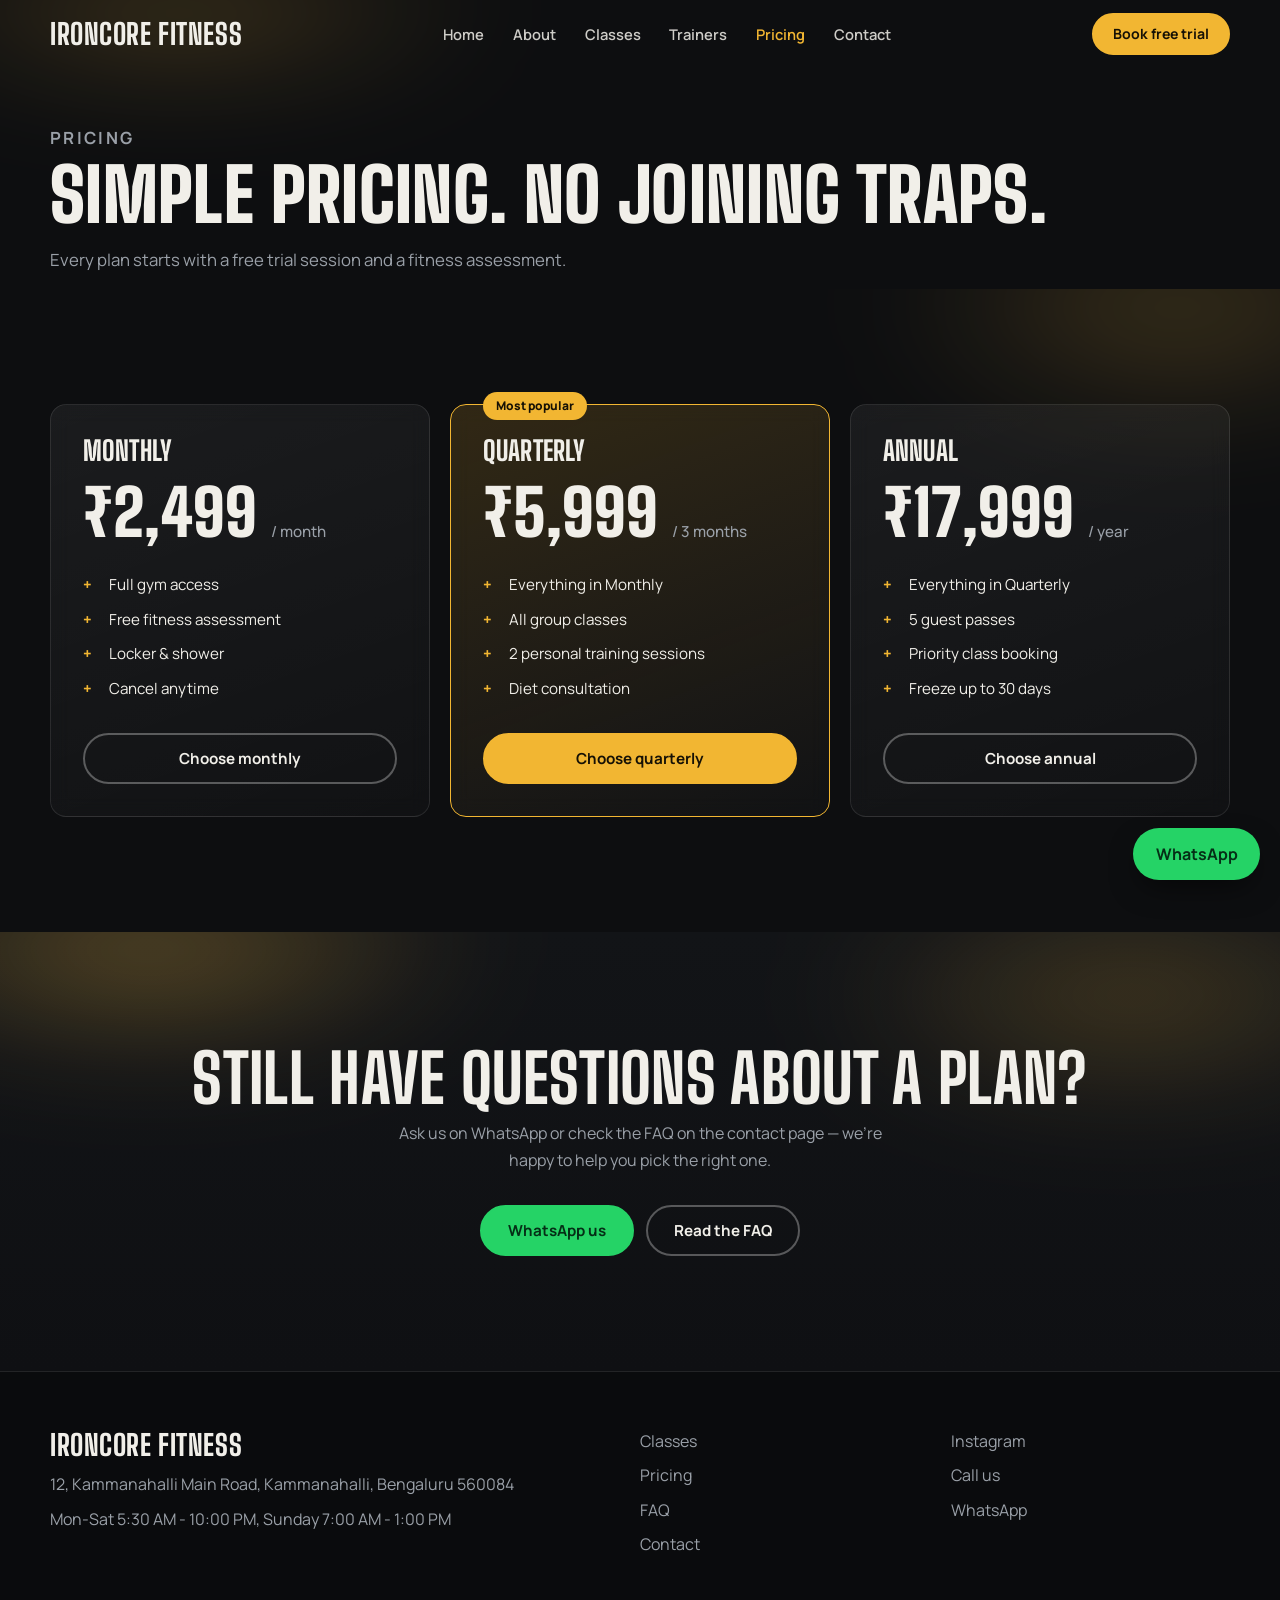
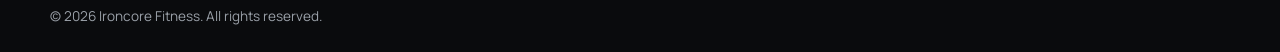
<file: pricing.html>
<!DOCTYPE html>
<html lang="en">
<head>
<meta charset="utf-8">
<meta name="viewport" content="width=device-width, initial-scale=1">
<title>Membership Pricing | Ironcore Fitness Kammanahalli, Bengaluru</title>
<meta name="description" content="Simple monthly, quarterly and annual membership pricing at Ironcore Fitness, Kammanahalli, Bengaluru. Every plan starts with a free trial session.">
<meta name="theme-color" content="#0d0e10">
<meta name="view-transition" content="same-origin">
<link rel="canonical" href="https://www.ironcorefitness.example/pricing.html">
<meta property="og:type" content="website">
<meta property="og:site_name" content="Ironcore Fitness">
<meta property="og:title" content="Membership Pricing | Ironcore Fitness">
<meta property="og:description" content="Simple pricing, no joining traps. Every plan starts with a free trial session and a fitness assessment.">
<meta property="og:url" content="https://www.ironcorefitness.example/pricing.html">
<meta property="og:image" content="https://www.ironcorefitness.example/assets/images/og.jpg">
<meta name="twitter:card" content="summary_large_image">
<link rel="preconnect" href="https://fonts.googleapis.com">
<link rel="preconnect" href="https://fonts.gstatic.com" crossorigin>
<link href="https://fonts.googleapis.com/css2?family=Big+Shoulders+Display:wght@800;900&family=Manrope:wght@400..700&display=swap" rel="stylesheet">
<link rel="stylesheet" href="style.css">
</head>
<body>
<a class="skip" href="#main">Skip to content</a>
<header class="nav" id="nav">
  <div class="wrap nav__in">
    <a href="index.html" class="logo" data-bind="name" aria-label="Home">Your Gym Name</a>
    <nav id="menu" class="menu" aria-label="Primary">
      <a href="index.html">Home</a><a href="about.html">About</a><a href="classes.html">Classes</a>
      <a href="trainers.html">Trainers</a><a href="pricing.html" class="active">Pricing</a><a href="contact.html">Contact</a>
      <a class="btn btn--sm menu__join" href="contact.html#contact-form">Book free trial</a>
    </nav>
    <a class="btn btn--sm nav__join" href="contact.html#contact-form">Book free trial</a>
    <button class="burger" id="burger" aria-expanded="false" aria-controls="menu" aria-label="Toggle menu"><span></span><span></span></button>
  </div>
</header>

<main id="main">
<section class="pagehead">
  <div class="wrap">
    <p class="pagehead__kicker">Pricing</p>
    <h1>Simple pricing. No joining traps.</h1>
    <p>Every plan starts with a free trial session and a fitness assessment.</p>
  </div>
</section>

<section class="sec">
  <div class="wrap">
    <div class="grid g3 plans" id="plansGrid"></div>
  </div>
</section>

<section class="sec sec--alt cta" id="join">
  <div class="wrap">
    <h2>Still have questions about a plan?</h2>
    <p>Ask us on WhatsApp or check the FAQ on the contact page — we're happy to help you pick the right one.</p>
    <div class="row"><a class="btn btn--wa" data-wa href="#" target="_blank" rel="noopener">WhatsApp us</a><a class="btn btn--ghost" href="contact.html#faq">Read the FAQ</a></div>
  </div>
</section>
</main>

<footer class="foot">
  <div class="wrap foot__in">
    <div><a href="index.html" class="logo" data-bind="name">Your Gym Name</a><p data-bind="address"></p><p data-bind="hours"></p></div>
    <nav aria-label="Footer"><a href="classes.html">Classes</a><a href="pricing.html">Pricing</a><a href="contact.html#faq">FAQ</a><a href="contact.html">Contact</a></nav>
    <div><a data-ig href="#" target="_blank" rel="noopener">Instagram</a><a data-tel href="#">Call us</a><a data-wa href="#" target="_blank" rel="noopener">WhatsApp</a></div>
  </div>
  <p class="wrap copy">&copy; <span id="year"></span> <span data-bind="name"></span>. All rights reserved.</p>
</footer>

<a class="wa" data-wa href="#" target="_blank" rel="noopener" aria-label="Chat with us on WhatsApp">WhatsApp</a>
<div class="dock" aria-label="Quick contact"><a data-tel href="#">Call now</a><a data-wa href="#" target="_blank" rel="noopener">WhatsApp</a><a class="on" href="contact.html#contact-form">Free trial</a></div>
<script src="config.js"></script>
<script src="app.js" defer></script>
</body>
</html>
</file>
<file: style.css>
/* Colors are overridden from CONFIG.colors in script.js. Edit them there. */
:root{--bg:#0d0e10;--surface:#16181c;--text:#f1efe9;--muted:#9aa0a8;--accent:#f2b632;--accent-ink:#161105;
--line:rgba(255,255,255,.1);--r:16px;--fd:'Big Shoulders Display',Impact,'Arial Narrow',sans-serif;--fb:'Manrope',system-ui,-apple-system,'Segoe UI',sans-serif;--nav:68px}
*,*::before,*::after{box-sizing:border-box;margin:0}
html{scroll-behavior:smooth;scroll-padding-top:var(--nav);-webkit-text-size-adjust:100%}
body{background:var(--bg);color:var(--text);font:400 1rem/1.65 var(--fb);padding-bottom:64px;overflow-x:hidden}
img,iframe{display:block;max-width:100%}
a{color:inherit}
:focus-visible{outline:2px solid var(--accent);outline-offset:3px;border-radius:4px}
.skip{position:absolute;left:-999px;top:8px;background:var(--accent);color:var(--accent-ink);padding:.6rem 1rem;z-index:99;border-radius:8px}
.skip:focus{left:8px}
.wrap{width:min(100% - 2.5rem,1180px);margin-inline:auto}
h1,h2,h3{font-family:var(--fd);font-weight:800;line-height:.95;text-transform:uppercase;letter-spacing:.005em}
h2{font-size:clamp(2.4rem,6vw,4.2rem);margin-bottom:1rem}
h3{font-size:1.7rem;line-height:1}
.sec{position:relative;overflow:hidden;padding:clamp(4.5rem,9vw,8rem) 0}
.sec:not(.sec--alt)::before{content:"";position:absolute;inset:-10% -10% auto -10%;height:60%;z-index:0;pointer-events:none;
  background:radial-gradient(28% 50% at 85% 20%,color-mix(in srgb,var(--accent) 22%,transparent),transparent 70%);
  filter:blur(55px);mix-blend-mode:screen;animation:auraDrift 34s ease-in-out infinite alternate-reverse;will-change:transform}
.sec:not(.sec--alt)>.wrap{position:relative;z-index:1}
.sec--alt{position:relative;overflow:hidden;background:linear-gradient(180deg,#121417,#0f1013)}
.sec--alt::before{content:"";position:absolute;inset:-10% -10% auto -10%;height:70%;z-index:0;pointer-events:none;
  background:radial-gradient(32% 60% at 18% 15%,color-mix(in srgb,var(--accent) 38%,transparent),transparent 70%),
    radial-gradient(30% 55% at 82% 35%,color-mix(in srgb,var(--accent) 24%,transparent),transparent 70%);
  filter:blur(55px);mix-blend-mode:screen;animation:auraDrift 28s ease-in-out infinite alternate;will-change:transform}
.sec--alt>.wrap{position:relative;z-index:1}
@keyframes auraDrift{0%{transform:translate3d(0,0,0) scale(1)}50%{transform:translate3d(3%,-4%,0) scale(1.07)}100%{transform:translate3d(-3%,3%,0) scale(1)}}
.head{max-width:640px;margin-bottom:3rem}.head p{color:var(--muted)}.head a{color:var(--accent)}
.prose{color:var(--muted);max-width:60ch}.prose p+p{margin-top:1rem}
.grid{display:grid;gap:1.25rem}
.row{display:flex;flex-wrap:wrap;gap:.8rem}.row--c{justify-content:center;margin-top:1.5rem}

.btn{display:inline-flex;align-items:center;justify-content:center;min-height:48px;padding:.8rem 1.6rem;border-radius:999px;background:var(--accent);color:var(--accent-ink);font:700 .95rem var(--fb);text-decoration:none;border:2px solid var(--accent);cursor:pointer;transition:transform .2s,box-shadow .2s,background .2s}
.btn:hover{transform:translateY(-2px);box-shadow:0 10px 30px -8px var(--accent)}
.btn--ghost{background:transparent;color:var(--text);border-color:rgba(255,255,255,.3)}
.btn--ghost:hover{background:rgba(255,255,255,.08);box-shadow:none}
.btn--sm{min-height:42px;padding:.5rem 1.2rem;font-size:.88rem}

/* nav */
.nav{position:fixed;inset:0 0 auto;z-index:50;height:var(--nav);transition:background .3s,backdrop-filter .3s,border-color .3s;border-bottom:1px solid transparent}
.nav.solid{background:rgba(13,14,16,.82);backdrop-filter:blur(14px);-webkit-backdrop-filter:blur(14px);border-color:var(--line)}
.nav__in{height:100%;display:flex;align-items:center;justify-content:space-between;gap:1rem}
.logo{white-space:nowrap;font:800 clamp(1.4rem,6vw,1.8rem) var(--fd);text-transform:uppercase;text-decoration:none;letter-spacing:.02em}
.menu{overflow-y:auto;position:fixed;inset:var(--nav) 0 0;background:var(--bg);display:flex;flex-direction:column;padding:2rem 1.5rem;gap:.2rem;transform:translateX(100%);visibility:hidden;transition:transform .35s,visibility .35s}
.menu.open{transform:none;visibility:visible}
.menu a{font:800 2rem var(--fd);text-transform:uppercase;text-decoration:none;padding:.5rem 0;border-bottom:1px solid var(--line)}
.menu .menu__join{margin-top:1.5rem;font:700 1rem var(--fb);border-bottom:2px solid var(--accent);text-transform:none}
.nav__join{display:none}
.burger{width:44px;height:44px;background:none;border:0;cursor:pointer;display:grid;place-content:center;gap:7px}
.burger span{width:26px;height:2px;background:var(--text);transition:transform .3s}
.burger[aria-expanded=true] span:first-child{transform:translateY(4.5px) rotate(45deg)}
.burger[aria-expanded=true] span:last-child{transform:translateY(-4.5px) rotate(-45deg)}

/* hero */
.hero{overflow:hidden;position:relative;min-height:100svh;display:flex;flex-direction:column;justify-content:flex-end;padding-top:var(--nav);isolation:isolate}
.hero__bg{position:absolute;inset:0;z-index:-3;overflow:hidden;background:radial-gradient(70% 60% at 75% 25%,color-mix(in srgb,var(--accent) 30%,transparent),transparent 65%),#0a0b0d}
.hero__bg::after{content:"";position:absolute;inset:-20%;
  background:radial-gradient(30% 24% at 30% 72%,color-mix(in srgb,var(--accent) 26%,transparent),transparent 70%),
    radial-gradient(26% 20% at 82% 30%,color-mix(in srgb,#fff 10%,transparent),transparent 70%);
  filter:blur(50px);mix-blend-mode:screen;animation:auraDrift 22s ease-in-out infinite alternate;will-change:transform}
.hero__img{position:absolute;inset:0;width:100%;height:100%;object-fit:cover;z-index:-2;animation:push 16s ease-out both}
.hero__shade{position:absolute;inset:0;z-index:-1;background:linear-gradient(90deg,rgba(13,14,16,.78),rgba(13,14,16,.2) 70%),linear-gradient(180deg,rgba(13,14,16,.5),transparent 35%,var(--bg))}
@keyframes push{from{transform:scale(1.12)}to{transform:scale(1)}}
.hero__in{padding-block:4rem 2.5rem;animation:rise 1s .1s cubic-bezier(.2,.7,.2,1) both}
@keyframes rise{from{opacity:0;transform:translateY(30px)}}
.hero__kicker{color:var(--accent);font-weight:700;letter-spacing:.14em;text-transform:uppercase;font-size:.8rem;margin-bottom:1rem}
.hero__title{font-size:clamp(3.6rem,17vw,11rem);line-height:.86;margin-bottom:1.5rem;max-width:11ch}
.hero__title em{font-style:normal;color:transparent;-webkit-text-stroke:2px var(--text)}
.hero__sub{max-width:46ch;font-size:1.1rem;color:#cfcdc7;margin-bottom:2rem}
.hero__strip{list-style:none;padding:1.4rem 0 1.6rem;margin-top:1.5rem;border-top:1px solid var(--line);display:grid;gap:1rem;font-size:.92rem}
.hero__strip b{display:block;color:var(--accent);font-size:.75rem;letter-spacing:.12em;text-transform:uppercase}

/* layout blocks */
.split{display:grid;gap:2.5rem;align-items:center}
.split--top{align-items:start}
.ph{position:relative;width:100%;height:100%;min-height:200px;object-fit:cover;background:linear-gradient(135deg,#23262d,#121317);display:grid;place-content:center;color:#7d848e;gap:.6rem;font-size:.8rem;letter-spacing:.1em;text-transform:uppercase;overflow:hidden}
.ph::before{content:"";position:absolute;inset:0;background:radial-gradient(60% 50% at 70% 20%,color-mix(in srgb,var(--accent) 18%,transparent),transparent)}
.ph span{position:relative}
.ph-wrap,.card .frame,.frame{border-radius:var(--r);overflow:hidden;aspect-ratio:4/5;background:var(--surface)}
.ph-wrap{max-height:640px}
.ticks{list-style:none;padding:0;margin-top:1.6rem;display:grid;gap:.7rem}
.ticks li{padding-left:2rem;position:relative;font-weight:500}
.ticks li::before{content:"";position:absolute;left:0;top:.35em;width:1.1rem;height:.6rem;border:solid var(--accent);border-width:0 0 3px 3px;transform:rotate(-45deg)}
.stats{grid-template-columns:repeat(2,1fr);text-align:center}
.stat b{display:block;font:900 clamp(3rem,9vw,5.5rem)/1 var(--fd);color:var(--accent)}
.stat span{color:var(--muted);font-size:.9rem}

/* cards */
.card{background:linear-gradient(160deg,rgba(255,255,255,.06),rgba(255,255,255,.02));border:1px solid var(--line);border-radius:var(--r);transition:transform .35s,border-color .35s}
.card:hover{transform:translateY(-6px);border-color:color-mix(in srgb,var(--accent) 55%,transparent)}
.svc .frame{aspect-ratio:4/3;border-radius:var(--r) var(--r) 0 0}
.svc__b,.tr__b{padding:1.4rem}
.svc p,.tr p{color:var(--muted);font-size:.95rem;margin-top:.5rem}
.tag{display:inline-block;margin-top:.9rem;font-size:.78rem;font-weight:700;color:var(--accent)}
.tr .frame{aspect-ratio:4/5;border-radius:var(--r) var(--r) 0 0}
.tr img,.svc img,.gal img,.frame img{width:100%;height:100%;object-fit:cover;transition:transform .6s}
.card:hover .frame img{transform:scale(1.05)}
.tr small{color:var(--accent);font-weight:700}

.plan{padding:2rem;display:flex;flex-direction:column;position:relative}
.plan--pop{border-color:var(--accent);background:linear-gradient(160deg,color-mix(in srgb,var(--accent) 16%,transparent),rgba(255,255,255,.02))}
.badge{position:absolute;top:-13px;left:2rem;background:var(--accent);color:var(--accent-ink);font-size:.75rem;font-weight:800;padding:.25rem .8rem;border-radius:99px}
.price{font:900 4rem/1 var(--fd);margin:1rem 0 .3rem}.price small{font:500 .95rem var(--fb);color:var(--muted)}
.plan ul{list-style:none;padding:0;margin:1.4rem 0 2rem;display:grid;gap:.6rem;flex:1}
.plan li{padding-left:1.6rem;position:relative;font-size:.95rem}
.plan li::before{content:"+";position:absolute;left:0;color:var(--accent);font-weight:800}
.gal{overflow:hidden}
.gal__pair{display:grid;grid-template-columns:1fr 1fr;gap:2px}
.gal .frame{border-radius:0;aspect-ratio:3/4;position:relative}
.gal .frame em{position:absolute;left:.6rem;bottom:.6rem;z-index:2;font:700 .7rem var(--fb);letter-spacing:.1em;text-transform:uppercase;background:rgba(0,0,0,.7);padding:.2rem .6rem;border-radius:99px;font-style:normal}
.gal__b{padding:1.1rem 1.3rem}.gal__b b{color:var(--accent)}.gal__b p{color:var(--muted);font-size:.9rem}
.rev{padding:1.8rem}.stars{color:var(--accent);letter-spacing:.2em}
.rev blockquote{margin:.8rem 0 1.2rem}.rev cite{font-style:normal;font-weight:700}.rev small{display:block;color:var(--muted)}

/* faq */
.faq{max-width:820px}
details{border-bottom:1px solid var(--line)}
summary{list-style:none;cursor:pointer;padding:1.3rem 3rem 1.3rem 0;font-weight:700;font-size:1.08rem;position:relative}
summary::-webkit-details-marker{display:none}
summary::after{content:"+";position:absolute;right:.4rem;top:1rem;font-size:1.8rem;color:var(--accent);transition:transform .3s}
details[open] summary::after{transform:rotate(45deg)}
details p{color:var(--muted);padding-bottom:1.4rem;max-width:64ch}

.map{border-radius:var(--r);overflow:hidden;border:1px solid var(--line);height:min(60vh,440px)}
.map iframe{width:100%;height:100%;border:0;filter:grayscale(1) invert(.92) contrast(.9)}
.info{list-style:none;padding:0;margin-top:2rem;display:grid;gap:1.1rem}
.info b{display:block;color:var(--accent);font-size:.75rem;letter-spacing:.12em;text-transform:uppercase}
.info a{text-decoration:none}.info a:hover{text-decoration:underline}
.form{padding:1.6rem;display:grid;gap:.5rem}
.form label{font-weight:700;font-size:.88rem;margin-top:.6rem}.form label span{color:var(--muted);font-weight:400}
.form input,.form select,.form textarea{width:100%;min-height:48px;padding:.75rem 1rem;background:rgba(0,0,0,.35);border:1px solid var(--line);border-radius:12px;color:var(--text);font:inherit}
.form input:focus,.form select:focus,.form textarea:focus{outline:2px solid var(--accent);border-color:transparent}
.form [aria-invalid=true]{border-color:#ff6b6b}
.form .btn{margin-top:1rem}
.hp{position:absolute!important;left:-9999px}
.status{min-height:1.5em;font-size:.92rem}.status.ok{color:#6fe0a0}.status.err{color:#ff8a8a}

.foot{border-top:1px solid var(--line);padding-top:3.5rem;background:#0a0b0d}
.foot__in{display:grid;gap:2rem}
.foot p{color:var(--muted);margin-top:.5rem}
.foot nav,.foot__in>div:last-child{display:flex;flex-direction:column;gap:.5rem}
.foot a{text-decoration:none;color:var(--muted)}.foot a:hover{color:var(--accent)}
.foot .logo{color:var(--text)}
.copy{padding-block:2.5rem 1.5rem;font-size:.85rem}

/* mobile conversion dock */
.dock{position:fixed;inset:auto 0 0;z-index:40;display:grid;grid-template-columns:1fr 1fr 1.3fr;gap:.5rem;padding:.6rem .75rem calc(.6rem + env(safe-area-inset-bottom));background:rgba(13,14,16,.92);backdrop-filter:blur(14px);border-top:1px solid var(--line)}
.dock a{min-height:44px;display:grid;place-items:center;border-radius:99px;border:1px solid var(--line);text-decoration:none;font-weight:700;font-size:.9rem}
.dock a.on{background:var(--accent);color:var(--accent-ink);border-color:var(--accent)}

/* reveal (only when JS is running) */
.js .rv{opacity:0;transform:translateY(24px);transition:opacity .8s cubic-bezier(.2,.7,.2,1),transform .8s cubic-bezier(.2,.7,.2,1);transition-delay:var(--d,0s)}
.js .rv.in{opacity:1;transform:none}

@media(min-width:640px){.stats{grid-template-columns:repeat(4,1fr)}.g3,.g4{grid-template-columns:repeat(2,1fr)}.hero__strip{grid-template-columns:repeat(3,1fr)}}
@media(min-width:960px){
 .card{backdrop-filter:blur(10px);-webkit-backdrop-filter:blur(10px)}
 .wa{display:grid}
 body{padding-bottom:0}.dock{display:none}
 .burger{display:none}.nav__join{display:inline-flex}
 .menu{position:static;flex-direction:row;align-items:center;gap:1.8rem;padding:0;background:none;transform:none;visibility:visible}
 .menu a{font:600 .92rem var(--fb);text-transform:none;border:0;padding:0;opacity:.85}.menu a:hover{opacity:1;color:var(--accent)}
 .menu__join{display:none!important}
 .split{grid-template-columns:1fr 1fr;gap:5rem}
 .g3{grid-template-columns:repeat(3,1fr)}.g4{grid-template-columns:repeat(4,1fr)}
 .foot__in{grid-template-columns:2fr 1fr 1fr}
}
@media(prefers-reduced-motion:reduce){
 html{scroll-behavior:auto}*,*::before,*::after{animation:none!important;transition:none!important}
 .js .rv{opacity:1;transform:none}
}

/* v2 additions */
.sr-only{position:absolute;width:1px;height:1px;overflow:hidden;clip:rect(0 0 0 0);white-space:nowrap}
.btn--wa{background:#25d366;border-color:#25d366;color:#052e16}
.btn--wa:hover{box-shadow:0 10px 30px -8px #25d366}
@media(max-width:639px){.hero__cta .btn{flex:1 1 auto}}
.trust{padding-block:clamp(2.5rem,5vw,4rem)}
.stat i{font-style:normal;font-size:.5em;margin-left:.15em;vertical-align:.5em}
.err{color:#ff9d9d;font-size:.85rem;min-height:0;margin:0}
.note{color:var(--muted);font-size:.82rem;margin-top:.4rem}
.wa{display:none;position:fixed;right:1.25rem;bottom:1.25rem;z-index:40;min-height:52px;padding:0 1.4rem;place-items:center;border-radius:99px;background:#25d366;color:#052e16;font-weight:700;text-decoration:none;box-shadow:0 12px 30px -8px rgba(0,0,0,.6);transition:transform .2s}
.wa:hover{transform:translateY(-2px)}
@media(max-width:400px){.hero__cta .btn{width:100%}.plan{padding:1.5rem}.gal__b{padding:1rem}}
@media(min-width:960px){.wa{display:grid}}

/* rollable photo carousels (services / trainers / results) */
.rollwrap{position:relative}
.g3.rolltrack,.g4.rolltrack{display:flex;align-items:flex-start;overflow-x:auto;overscroll-behavior-x:contain;scroll-snap-type:x proximity;-webkit-overflow-scrolling:touch;scrollbar-width:none;cursor:grab;padding:.25rem .25rem 1.4rem;gap:1.25rem;user-select:none}
.g3.rolltrack::-webkit-scrollbar,.g4.rolltrack::-webkit-scrollbar{display:none}
.g3.rolltrack.dragging,.g4.rolltrack.dragging{cursor:grabbing;scroll-snap-type:none}
.g3.rolltrack>*,.g4.rolltrack>*{scroll-snap-align:start;flex:0 0 auto;width:min(78vw,290px)}
#trainersGrid.rolltrack>*{width:min(66vw,240px)}
#galleryGrid.rolltrack>*{width:min(88vw,380px)}
@media(min-width:640px){.g3.rolltrack>*{width:320px}#trainersGrid.rolltrack>*{width:250px}#galleryGrid.rolltrack>*{width:400px}}
@media(min-width:960px){.g3.rolltrack>*{width:340px}#trainersGrid.rolltrack>*{width:265px}#galleryGrid.rolltrack>*{width:420px}}
.rollfade{position:absolute;top:0;bottom:1.4rem;width:56px;pointer-events:none;z-index:3;opacity:0;transition:opacity .3s}
.rollfade.l{left:0;background:linear-gradient(90deg,#0d0e10,transparent)}
.rollfade.r{right:0;background:linear-gradient(270deg,#0d0e10,transparent)}
.sec--alt .rollfade.l{background:linear-gradient(90deg,#121417,transparent)}
.sec--alt .rollfade.r{background:linear-gradient(270deg,#0f1013,transparent)}
.rollnav{position:absolute;top:calc(50% - .7rem);translate:0 -50%;z-index:4;width:42px;height:42px;border-radius:99px;background:rgba(13,14,16,.72);border:1px solid var(--line);color:var(--text);display:none;place-items:center;cursor:pointer;backdrop-filter:blur(8px);transition:opacity .3s,background .2s,border-color .2s}
.rollnav:hover{background:var(--accent);color:var(--accent-ink);border-color:var(--accent)}
.rollnav.prev{left:.4rem}.rollnav.next{right:.4rem}
@media(min-width:960px){.rollnav{display:grid}}
@media(prefers-reduced-motion:reduce){.g3.rolltrack,.g4.rolltrack{scroll-behavior:auto}}
@keyframes rollPeek{0%{transform:translateX(0)}35%{transform:translateX(-22px)}65%{transform:translateX(5px)}100%{transform:translateX(0)}}
.rolltrack.peek>*:first-child{animation:rollPeek 1.1s ease-out .5s both}

/* "image wheel" scatter: each photo tile sits at a gentle tilt with a staggered
   height, like a fanned deck of photos, echoing the ImageWheel reference. Caption
   text (title/tag) stays level and untilted for legibility. */
.frame,.gal__pair{transition:transform .4s cubic-bezier(.2,.7,.2,1);transform:rotate(var(--tilt,0deg))}
.rolltrack>.card .frame,.rolltrack>.card .gal__pair{box-shadow:0 22px 44px -16px rgba(0,0,0,.65)}
.rolltrack>.card:hover .frame,.rolltrack>.card:hover .gal__pair,
.rolltrack>.card:focus-within .frame,.rolltrack>.card:focus-within .gal__pair{--tilt:0deg}
.rolltrack>.card .svc__b,.rolltrack>.card .tr__b{padding-top:2rem}
.rolltrack>.card .gal__b{padding-top:1.6rem}
.rolltrack>.card:nth-child(8n+1){margin-top:44px}
.rolltrack>.card:nth-child(8n+1) .frame,.rolltrack>.card:nth-child(8n+1) .gal__pair{--tilt:-5deg}
.rolltrack>.card:nth-child(8n+2){margin-top:6px}
.rolltrack>.card:nth-child(8n+2) .frame,.rolltrack>.card:nth-child(8n+2) .gal__pair{--tilt:4deg}
.rolltrack>.card:nth-child(8n+3){margin-top:28px}
.rolltrack>.card:nth-child(8n+3) .frame,.rolltrack>.card:nth-child(8n+3) .gal__pair{--tilt:-3deg}
.rolltrack>.card:nth-child(8n+4){margin-top:0}
.rolltrack>.card:nth-child(8n+4) .frame,.rolltrack>.card:nth-child(8n+4) .gal__pair{--tilt:6deg}
.rolltrack>.card:nth-child(8n+5){margin-top:36px}
.rolltrack>.card:nth-child(8n+5) .frame,.rolltrack>.card:nth-child(8n+5) .gal__pair{--tilt:-6deg}
.rolltrack>.card:nth-child(8n+6){margin-top:14px}
.rolltrack>.card:nth-child(8n+6) .frame,.rolltrack>.card:nth-child(8n+6) .gal__pair{--tilt:3deg}
.rolltrack>.card:nth-child(8n+7){margin-top:48px}
.rolltrack>.card:nth-child(8n+7) .frame,.rolltrack>.card:nth-child(8n+7) .gal__pair{--tilt:-4deg}
.rolltrack>.card:nth-child(8n+8){margin-top:20px}
.rolltrack>.card:nth-child(8n+8) .frame,.rolltrack>.card:nth-child(8n+8) .gal__pair{--tilt:5deg}
/* v3 additions: subpage header banner + active nav link + CTA banner */
.pagehead{padding:calc(var(--nav) + 3.5rem) 0 1rem;position:relative;overflow:hidden}
.pagehead::before{content:"";position:absolute;inset:-10% -10% auto -10%;height:80%;z-index:0;pointer-events:none;
  background:radial-gradient(30% 60% at 20% 10%,color-mix(in srgb,var(--accent) 30%,transparent),transparent 70%);
  filter:blur(55px);mix-blend-mode:screen}
.pagehead .wrap{position:relative;z-index:1}
.pagehead__kicker{color:var(--accent);font-weight:700;letter-spacing:.14em;text-transform:uppercase;font-size:.8rem;margin-bottom:.6rem}
.pagehead h1{font-family:var(--fd);font-weight:900;text-transform:uppercase;line-height:.95;font-size:clamp(2.6rem,7vw,4.6rem);margin-bottom:.9rem}
.pagehead p{color:var(--muted);max-width:56ch;font-size:1.05rem}
.menu a.active{color:var(--accent)}
@media(min-width:960px){.menu a.active{opacity:1}}
.cta{text-align:center}
.cta h2{margin-bottom:.6rem}
.cta p{color:var(--muted);max-width:52ch;margin-inline:auto}
.cta .row{justify-content:center;margin-top:2rem}
.teaser-link{display:inline-flex;align-items:center;gap:.4rem;margin-top:1.6rem;font-weight:700;color:var(--accent);text-decoration:none}
.teaser-link:hover{text-decoration:underline}

/* v4 addition: smooth cross-page transitions via the View Transitions API.
   Needs the <meta name="view-transition" content="same-origin"> tag in each
   page's <head>. Unsupported browsers just navigate normally — no JS, no
   fallback needed. */
@media not (prefers-reduced-motion: reduce){
  @view-transition{navigation:auto}
  ::view-transition-old(root){animation:pageOut .32s cubic-bezier(.4,0,.2,1) both}
  ::view-transition-new(root){animation:pageIn .38s cubic-bezier(.2,.7,.2,1) both}
}
@keyframes pageOut{to{opacity:0;transform:translateY(-10px) scale(.99)}}
@keyframes pageIn{from{opacity:0;transform:translateY(14px)}}
</file>
